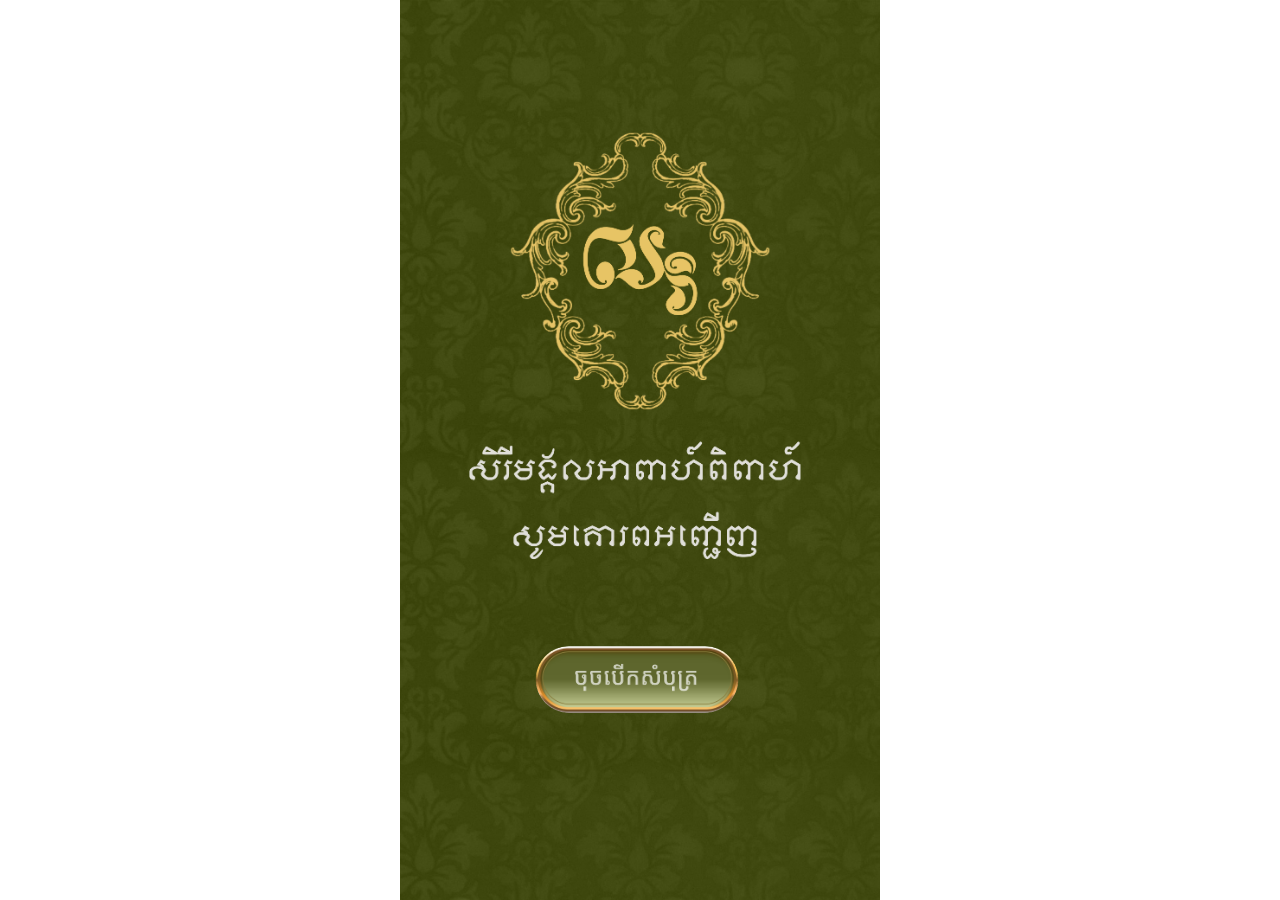
<file: index.html>
<!DOCTYPE html>
<html lang="km">
<head>
    <meta charset="UTF-8">
    <meta name="viewport" content="width=device-width, initial-scale=1.0">
    <meta name="theme-color" content="#4e5b22">
    <title>សិរីមង្គលអាពាហ៍ពិពាហ៍ | Somaly &amp; Monyroath</title>
    <link rel="stylesheet" href="assets/css/buttons.css?v=2">
    <style>
        * { box-sizing: border-box; }
        html, body { margin: 0; min-height: 100%; }
        .cover { position: relative; width: 100%; max-width: 480px; height: 100vh; height: 100dvh; margin-inline: auto; overflow: hidden; }
        .cover-stage { position: absolute; top: 50%; left: 50%; width: max(100%, calc(100vh * 1125 / 2079)); width: max(100%, calc(100dvh * 1125 / 2079)); transform: translate(-50%, -50%); }
        .cover-art { display: block; width: 100%; height: auto; }
        .open-button { position: absolute; top: 71.765%; left: 28.533%; display: block; width: 41.778%; border: 0; padding: 0; background: none; border-radius: 999px; }
        .open-button img { display: block; width: 100%; height: auto; border-radius: 999px; }
        .sr-only { position: absolute; width: 1px; height: 1px; overflow: hidden; clip-path: inset(50%); white-space: nowrap; }
    </style>
</head>
<body>
    <main class="cover" aria-label="Somaly and Monyroath wedding invitation cover">
        <div class="cover-stage">
            <img class="cover-art" src="assets/images/CoverImage.png?v=2" width="1125" height="2079" fetchpriority="high" alt="សិរីមង្គលអាពាហ៍ពិពាហ៍ — Somaly and Monyroath">
            <a class="open-button animated-button" href="invitation.html" aria-label="បើកសំបុត្រអញ្ជើញ — Open wedding invitation">
                <img src="assets/images/OpenButton.png?v=2" width="470" height="155" alt="ចុចបើកសំបុត្រ">
            </a>
        </div>
    </main>
</body>
</html>
</file>
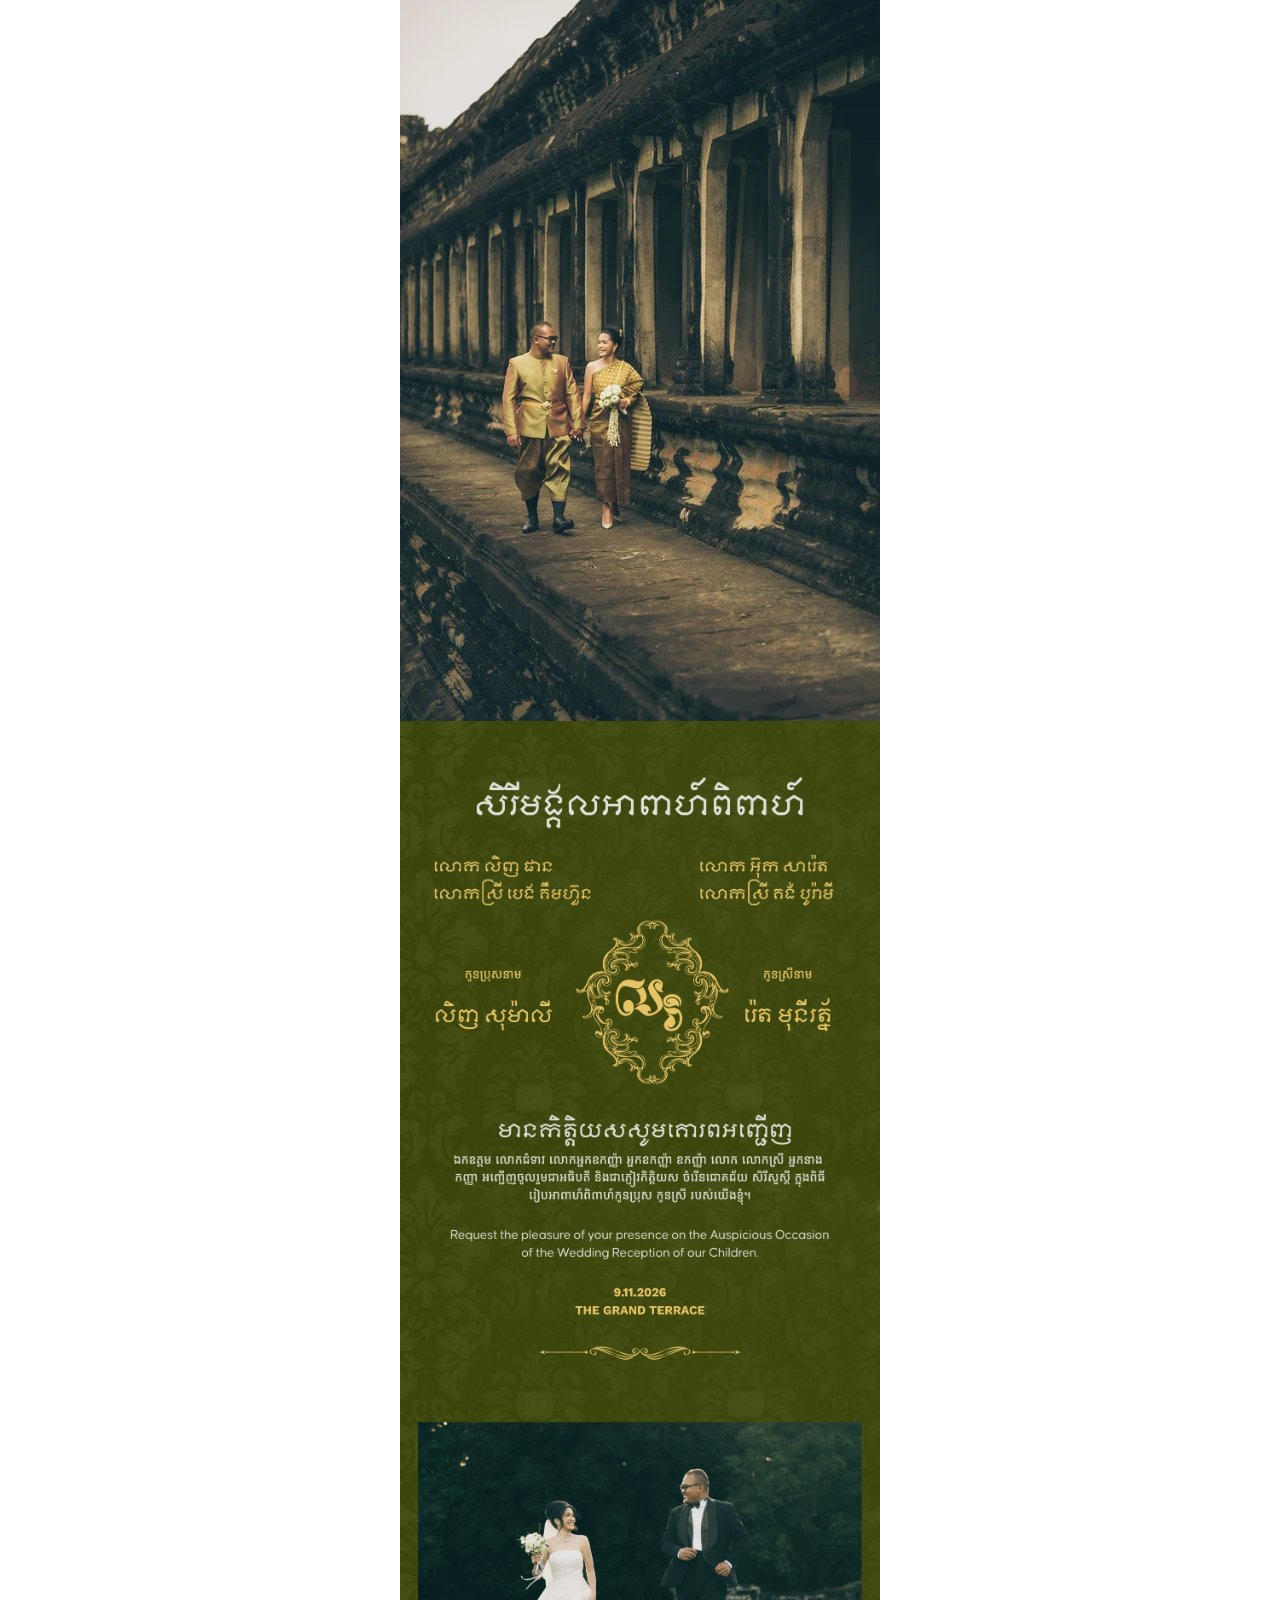
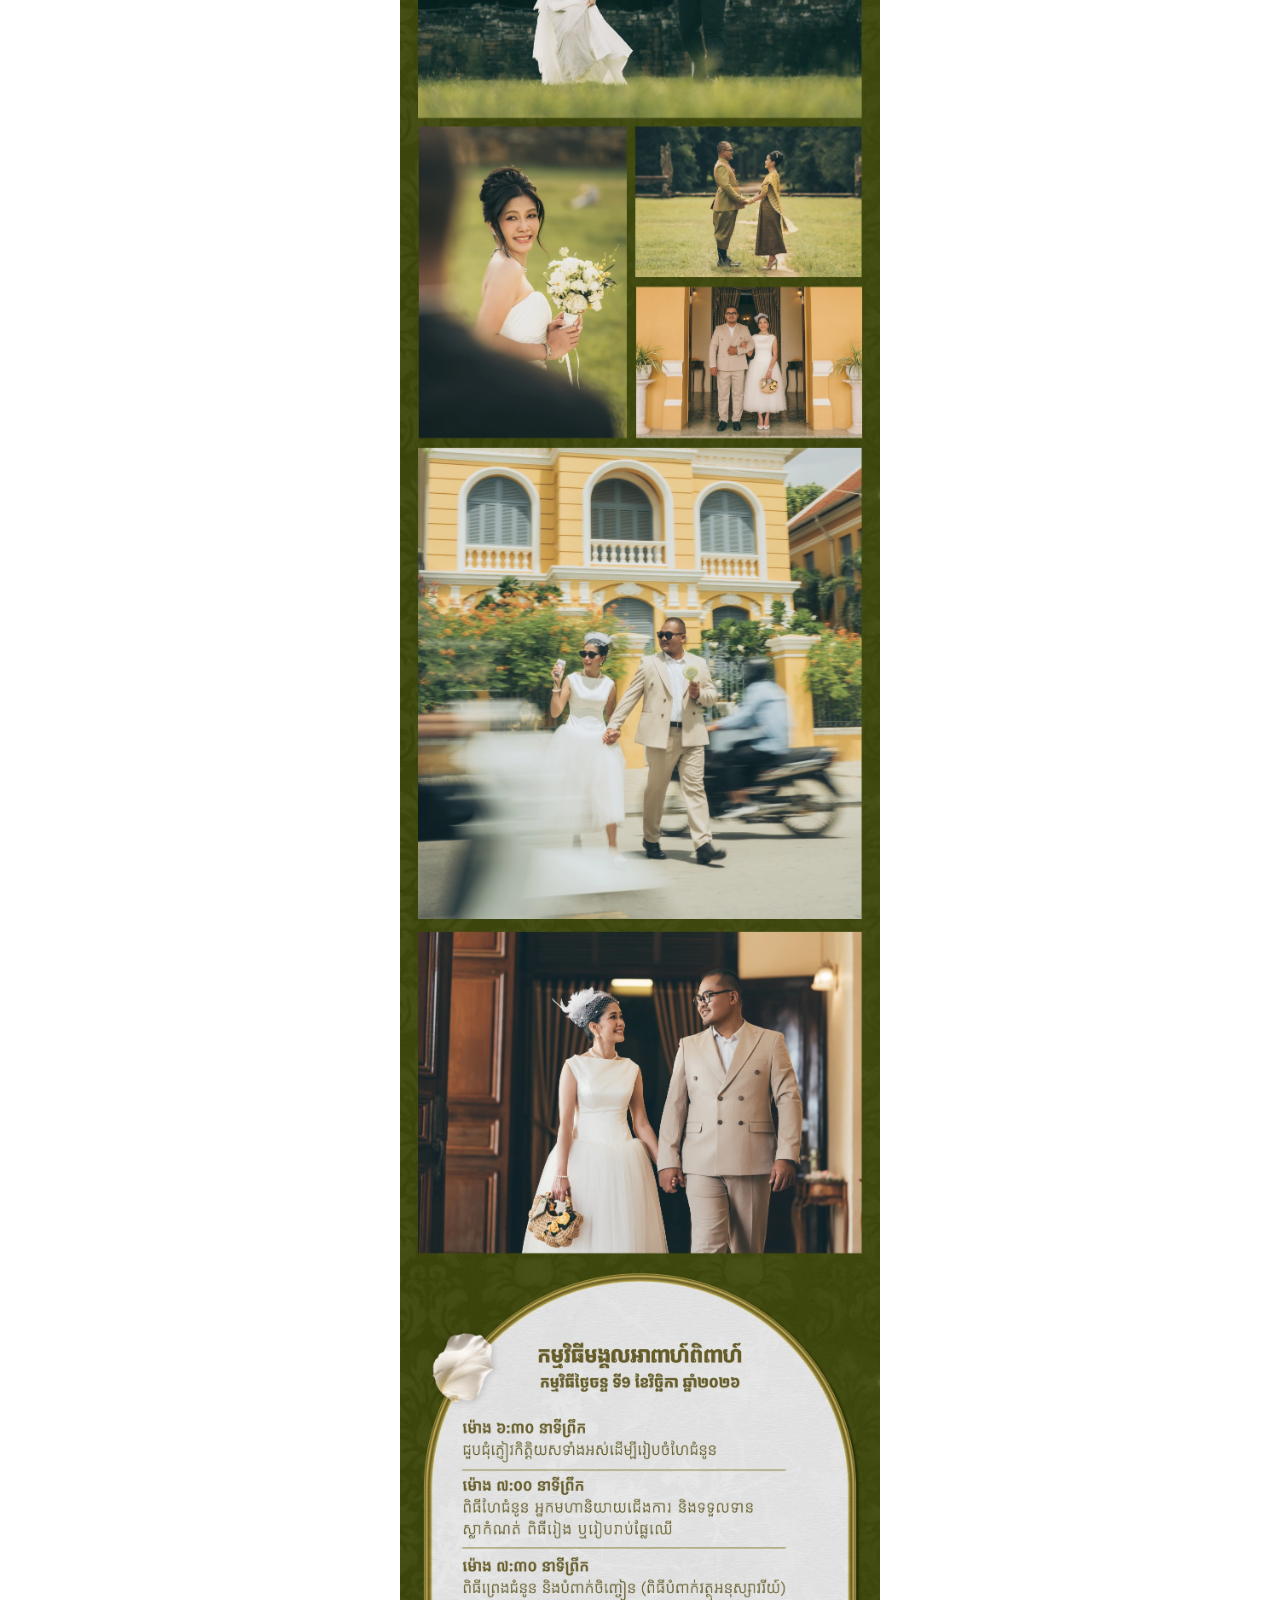
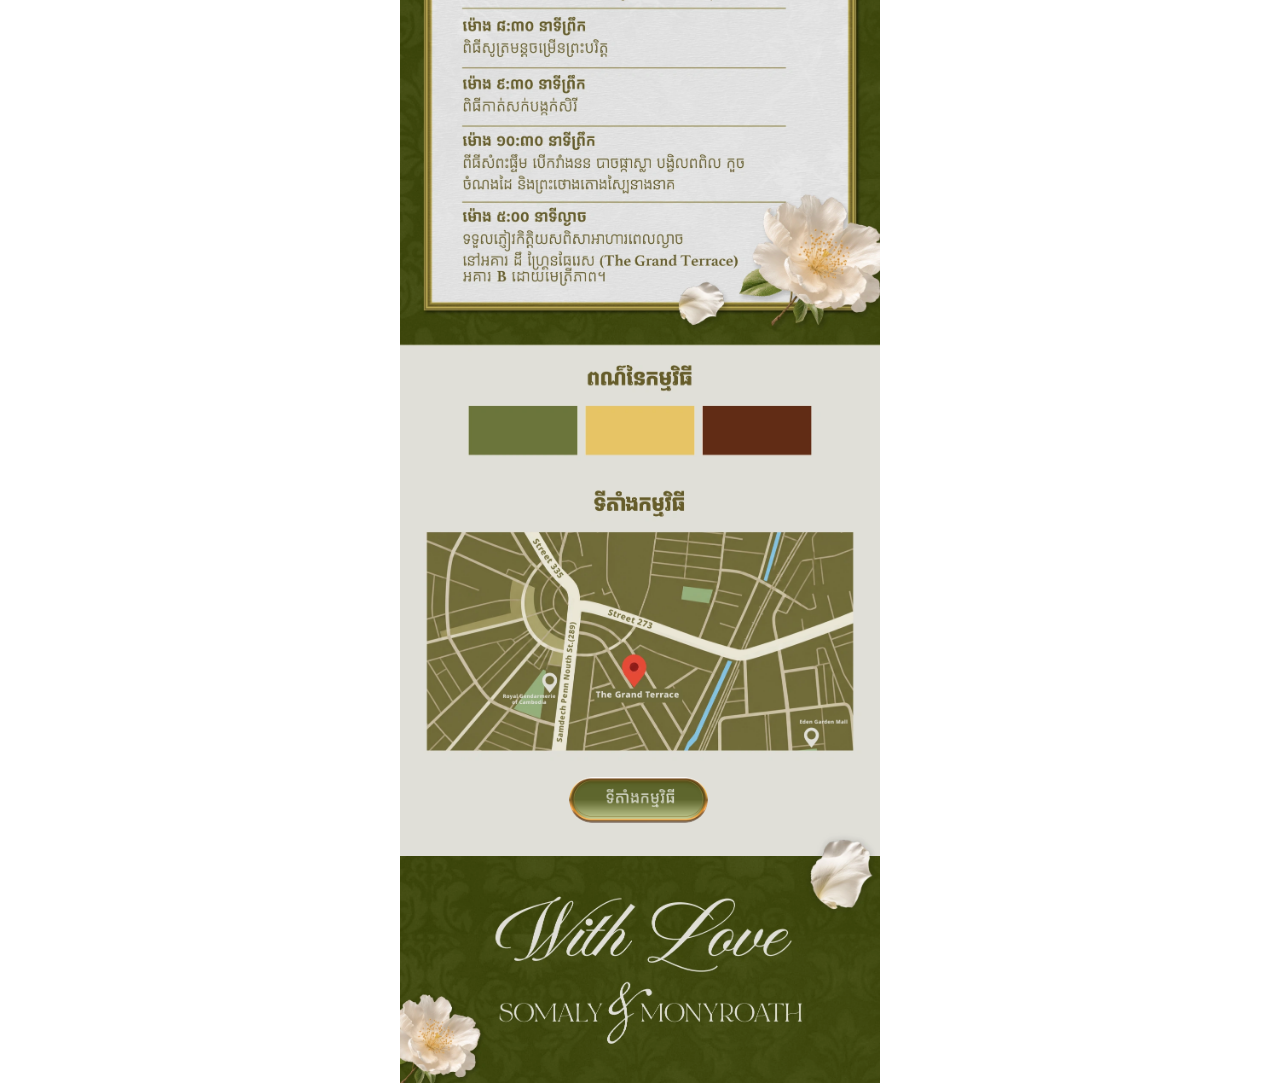
<file: invitation.html>
<!DOCTYPE html>
<html lang="km">
<head>
    <meta charset="UTF-8">
    <meta name="viewport" content="width=device-width, initial-scale=1.0">
    <meta name="theme-color" content="#4e5b22">
    <meta name="description" content="Somaly & Monyroath invite you to celebrate their wedding on 9 November 2026 at The Grand Terrace.">
    <title>សិរីមង្គលអាពាហ៍ពិពាហ៍ | Somaly & Monyroath</title>
    <link rel="stylesheet" href="assets/css/buttons.css?v=2">
    <style>
        * { box-sizing: border-box; }
        [hidden] { display: none !important; }
        body { margin: 0; color: #4e5b22; font-family: 'Segoe UI', sans-serif; }
        .invitation { width: 100%; max-width: 480px; margin-inline: auto; }
        .section { margin: 0; }
        .artwork { display: block; width: 100%; height: auto; }
        .location-artwork { position: relative; }
        .location { position: absolute; left: 35.111%; top: 80%; width: 28.978%; border-radius: 999px; }
        .location img { display: block; width: 100%; height: auto; border-radius: 999px; }
        .sr-only { position: absolute; width: 1px; height: 1px; padding: 0; margin: -1px; overflow: hidden; clip-path: inset(50%); white-space: nowrap; border: 0; }
        @media print { .invitation { max-width: none; box-shadow: none; } }
    </style>
</head>
<body>
    <main class="invitation" id="details-page" aria-label="Somaly and Monyroath wedding invitation">
        <section class="section" aria-label="Somaly and Monyroath's portrait">
            <img class="artwork" src="assets/images/couple-portrait-960.webp" srcset="assets/images/couple-portrait-480.webp 480w, assets/images/couple-portrait-960.webp 960w" sizes="(max-width: 480px) 100vw, 480px" width="960" height="1441" fetchpriority="high" alt="Somaly and Monyroath holding hands in traditional gold wedding attire beside an ancient stone temple.">
        </section>
        <section class="section" aria-labelledby="invitation-title">
            <h1 class="sr-only" id="invitation-title" tabindex="-1">សិរីមង្គលអាពាហ៍ពិពាហ៍ — Somaly &amp; Monyroath</h1>
            <p class="sr-only">Please join us for our wedding on <time datetime="2026-11-09">9 November 2026</time> at The Grand Terrace, Phnom Penh.</p>
            <img class="artwork" src="assets/images/WeddingInfo.webp" width="1125" height="1646" fetchpriority="high" alt="សិរីមង្គលអាពាហ៍ពិពាហ៍ — wedding invitation and family names. 9.11.2026, The Grand Terrace.">
        </section>
        <section class="section" aria-label="Our wedding photographs">
            <img class="artwork" src="assets/images/WeddingPic.webp" width="1125" height="3360" decoding="async" alt="Somaly and Monyroath's wedding photo collection, in the garden and outside a yellow colonial building.">
        </section>
        <section class="section" aria-label="Wedding program">
            <img class="artwork" src="assets/images/WeddingDetail.webp" width="1125" height="1428" loading="lazy" decoding="async" alt="កម្មវិធីមង្គលអាពាហ៍ពិពាហ៍ — Khmer wedding schedule for 9 November 2026, with morning ceremonies and the reception at The Grand Terrace.">
        </section>
        <section class="section" aria-label="Wedding colors">
            <img class="artwork" src="assets/images/EventColors.webp" width="1125" height="462" loading="lazy" decoding="async" alt="ពណ៌នៃកម្មវិធី — wedding colors: olive green, golden yellow, and warm brown.">
        </section>
        <section class="section" aria-label="Venue location">
            <div class="location-artwork">
                <img class="artwork" src="assets/images/Map.webp?v=2" width="1125" height="920" loading="lazy" decoding="async" alt="ទីតាំងកម្មវិធី — map showing The Grand Terrace near Street 273, with the location button below.">
                <a class="location animated-button" href="https://maps.google.com/?q=The+Grand+Terrace+Phnom+Penh" target="_blank" rel="noopener noreferrer" aria-label="Open The Grand Terrace, Phnom Penh, in Google Maps (opens in a new tab)"><img src="assets/images/LocationButton.png?v=2" width="326" height="108" alt="ទីតាំងកម្មវិធី"></a>
            </div>
        </section>
        <footer>
            <img class="artwork" src="assets/images/Footer.webp" width="1125" height="532" loading="lazy" decoding="async" alt="With Love, Somaly &amp; Monyroath.">
        </footer>
    </main>
    <audio id="background-music" src="assets/audio/blue.mp3" preload="metadata"></audio>
    <p class="sr-only" id="music-status" role="status"></p>
    <script>
        const music = document.getElementById('background-music');
        const status = document.getElementById('music-status');
        const segmentStart = 3;
        const segmentEnd = 58;
        function loopSegment(media) {
            let timer;
            const end = () => Number.isFinite(media.duration)
                ? Math.min(segmentEnd, media.duration) : segmentEnd;
            function normalize() {
                if (media.currentTime < segmentStart || media.currentTime >= end()) {
                    media.currentTime = segmentStart;
                }
            }
            function schedule() {
                window.clearTimeout(timer);
                if (media.paused || media.ended) return;
                timer = window.setTimeout(() => {
                    if (media.paused) return;
                    // Check media time so buffering does not shorten the segment.
                    if (media.currentTime >= end() - .03) media.currentTime = segmentStart;
                    schedule();
                }, Math.max(20, (end() - media.currentTime) / media.playbackRate * 1000));
            }
            media.addEventListener('loadedmetadata', () => { normalize(); schedule(); });
            media.addEventListener('play', () => { normalize(); schedule(); });
            media.addEventListener('playing', schedule);
            media.addEventListener('pause', () => window.clearTimeout(timer));
            media.addEventListener('waiting', () => window.clearTimeout(timer));
            media.addEventListener('seeked', () => { normalize(); schedule(); });
            media.addEventListener('ratechange', schedule);
            media.addEventListener('timeupdate', () => {
                if (!media.paused && media.currentTime >= end()) {
                    media.currentTime = segmentStart;
                    schedule();
                }
            });
            media.addEventListener('ended', () => {
                media.currentTime = segmentStart;
                media.play().catch(() => {});
            });
            normalize();
        }
        async function playMusic() {
            if (music.currentTime < segmentStart || music.currentTime >= segmentEnd || music.ended) {
                music.currentTime = segmentStart;
            }
            try { await music.play(); status.textContent = ''; }
            catch { status.textContent = 'Tap anywhere on the invitation to start background music.'; }
        }
        function startMusicOnInteraction() {
            if (music.paused) playMusic();
        }
        document.addEventListener('pointerdown', startMusicOnInteraction, { once: true });
        document.addEventListener('keydown', startMusicOnInteraction, { once: true });
        music.addEventListener('error', () => {
            status.textContent = 'Background music could not load.';
        });
        loopSegment(music);
        playMusic();
    </script>
</body>
</html>
</file>
<file: assets/css/buttons.css>
.animated-button {
    animation: button-bounce 2.8s ease-in-out infinite;
}
.animated-button:hover {
    animation-play-state: paused;
    filter: brightness(1.08) drop-shadow(0 4px 12px #e9c564aa);
}
.animated-button:focus-visible {
    outline: 3px solid #897331;
    outline-offset: 3px;
}
.animated-button:active {
    animation: none;
    transform: scale(.97);
}
@keyframes button-bounce {
    0%, 52%, 100% {
        transform: translateY(0) scale(1);
        filter: drop-shadow(0 2px 4px #0003);
    }
    16% {
        transform: translateY(-9px) scale(1.035);
        filter: drop-shadow(0 8px 10px #e9c56499);
    }
    28% { transform: translateY(0) scale(1); }
    39% { transform: translateY(-4px) scale(1.015); }
}
@media (prefers-reduced-motion: reduce) {
    .animated-button { animation: none; }
}
</file>
